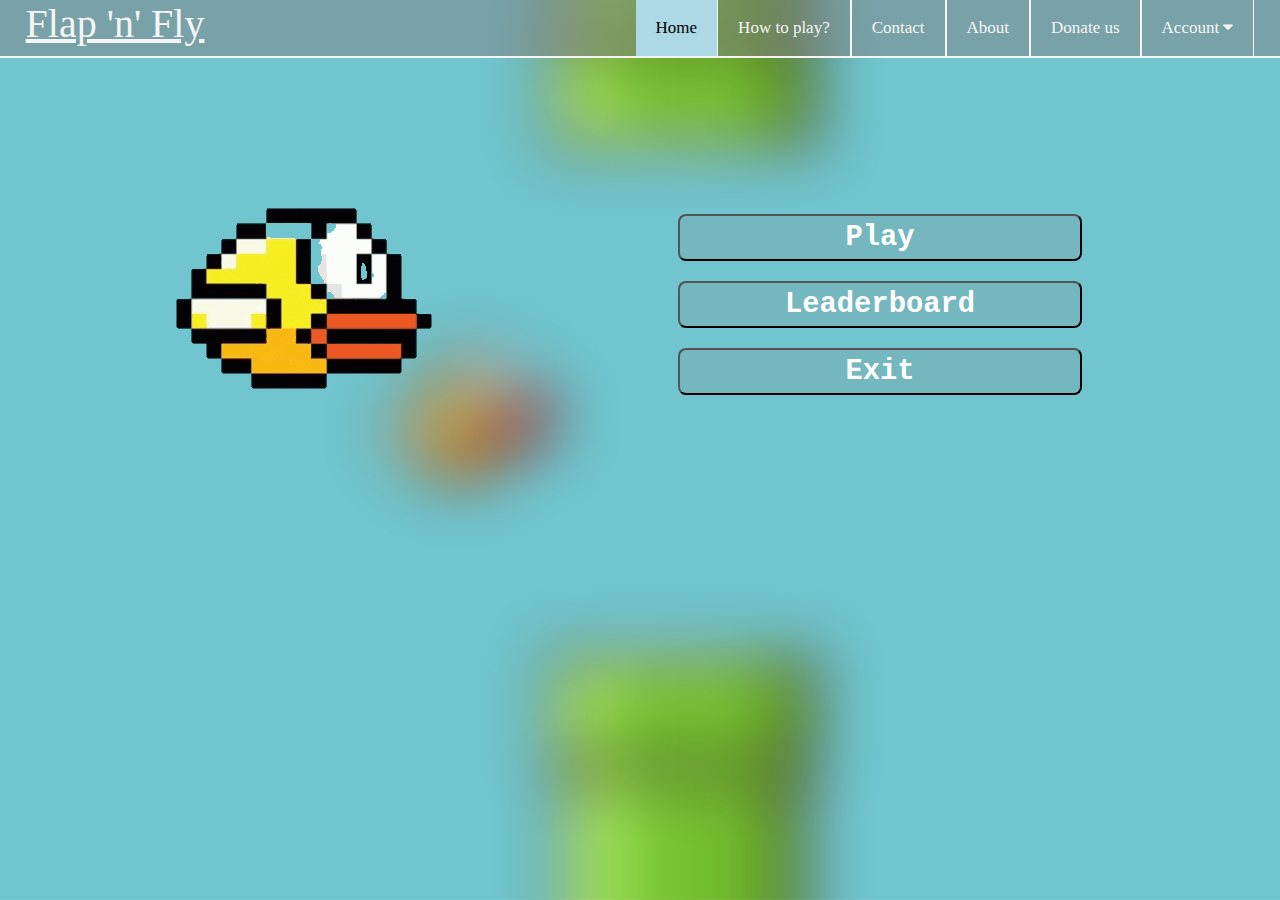
<file: index.html>
<!DOCTYPE html>
<html>
    <head>
        <title>Flap 'n' Fly | Home</title>
        <meta charset="UTF-8">
        <meta name="description" content="Scaled Down Flappy Bird">
        <meta name="author" content="Anmol, Agrim, Aman, Archit">
        <meta name="viewport" content="width=device-width, initial-scale=1.0">
        <link rel="icon" href="assets/images/favicon.ico">
        <link rel="stylesheet" href="assets/css/navbar.css">
        <link rel="stylesheet" href="assets/css/scrollbar.css">
        <link rel="stylesheet" href="assets/css/modal.css">
        <link rel="stylesheet" href="assets/css/index.css">
        <link rel="stylesheet" href="https://cdnjs.cloudflare.com/ajax/libs/font-awesome/4.7.0/css/font-awesome.min.css">
    </head>

    <body>
        <div class="container">
            <div class="section">
                <div class="page01" id="home">
                    <div class="navCont">
                        <div class="topNav">
                            <a href="index.html" id="textLogo">Flap 'n' Fly</a>
                            <div class="topnavBtns" id="copyfromdiv">
                                <a href="index.html" class="active">Home</a>
                                <a href="#htp">How to play?</a>
                                <a href="contact.html">Contact</a>
                                <a href="about.html">About</a>
                                <a href="donation.html">Donate us</a>
                                <div class="dropdown">
                                    <button class="dropbtn">Account 
                                      <i class="fa fa-caret-down"></i>
                                    </button>
                                    <div class="dropdown-content">
                                      <a href="login.html">Login</a>
                                      <a href="signup.html">New here?</a>
                                    </div>
                                </div>
                            </div>
                            <div class="dropdown resdrop">
                                <button class="dropbtn">
                                    <i class="fa fa-bars"></i>
                                </button>
                                <div class="dropdown-content" id="pasteherediv">
                                </div>
                            </div>
                        </div>
                    </div>
                    <div class="pageContent">
                        <div class="logo">
                            <img id="homegif" src="assets/images/flappy.gif">
                        </div>

                        <div class="btns">
                            <button id="openModal">Play</button>
                            <button onclick="window.location.href='leaderboard.html';">Leaderboard</button>
                            <button onclick="erralt()">Exit</button>
                        </div>

                        <div id="modal" class="modal">
                            <div class="modal-content">
                                <div class="closeDiv">
                                    <span class="close">&times;</span>
                                </div>
                                <div class="modalHolder">
                                    <div class="logtocont">
                                        <h1>Login & Get identity!</h1>
                                    
                                        <div class="loginForm">
                                            <label for="uname">Username</label>
                                            <input type="text" id="uname" name="uname" placeholder="Enter your Username" required>
                        
                                            <label for="pass">Password</label>
                                            <input type="password" id="pass" name="pass" placeholder="Enter your Password" required>
                                            
                                            <button onclick="window.location.href='play.html';">Continue</button>
                                        </div>
                                    </div>
                                    <div class="orDiv">
                                        <div class="or">
                                            <h1>OR</h1>
                                        </div>
                                    </div>
                                    <div class="anonplayDiv" onclick="location.href='play.html';">
                                        <div class="anonplay">
                                            <h1><i class="fa fa-user-secret"></i> Play Now<br><small style="font-size: 30%;">(ANONYMOUSLY)</small></h1>
                                        </div>
                                    </div>
                                </div>
                            </div>
                        </div>
                    </div>
                </div>
            </div>

            <div class="section">
                <div class="page02" id="htp">
                    <h1 class="yetanother">Flap 'n' Fly - Yet another Flappy Bird Game.</h1>
                    <div class="howtoplay">
                        <div class="exphtp">
                            <h2 class="htptext">How to Play?</h2>
                            <ul>
                                <li>
                                    <b>Start the game.</b> Tap the Play Button on <a href="#home">Homepage</a> to start. 
                                    Tap the screen again to allow your bird to fly and to start the game.
                                </li>
                                <li>
                                    <b>Stay in the middle of screen until the first set of pipes appears.</b> 
                                    Measure your tap heights to go between the two pipes.
                                    The faster you tap, the higher you go. Each tap represents a wing flap and higher flight. 
                                    Once you stop, you drop towards the ground.
                                </li>
                                <li>
                                    <b>Stay in the middle of the pipes.</b> This is the main objective of the game. 
                                    If you hit a pipe or the ground, the game ends.
                                </li>
                                <li>
                                    <b>Find your rhythm for higher and lower pipes.</b> 
                                    This is important when you need to go higher or drop, or else you will hit a pipe.
                                </li>
                                <li>
                                    <b>Try not to go high.</b> You can still bump into a pipe.
                                </li>
                            </ul>
                        </div>
                        <div class="wasd">
                            <img id="wasdimg" src="assets/images/wasd.png">
                        </div>
                    </div>
                </div>
            </div>
        </div>
    </body>
    <script src="assets/js/main.js"></script>
    <script src="assets/js/modal.js"></script>
</html>
</file>
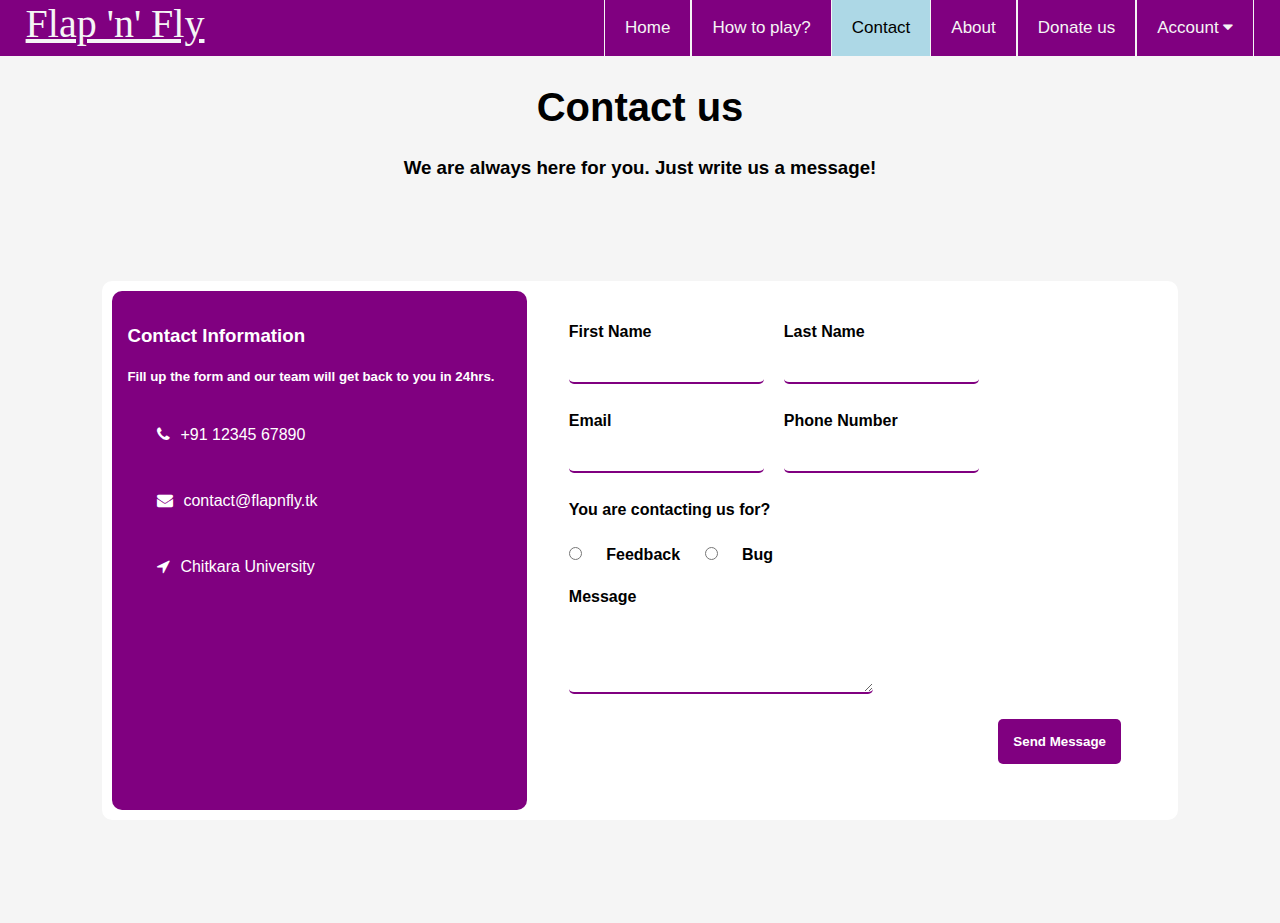
<file: contact.html>
<!DOCTYPE html>
<html>
    <head>
        <title>Flap 'n' Fly | Contact</title>
        <meta name="description" content="Scaled Down Flappy Bird">
        <meta name="author" content="Anmol, Agrim, Aman, Archit">
        <meta name="viewport" content="width=device-width, initial-scale=1.0">
        <link rel="icon" href="assets/images/favicon.ico">
        <link rel="stylesheet" href="assets/css/navbar.css">
        <link rel="stylesheet" href="assets/css/scrollbar.css">
        <link rel="stylesheet" href="assets/css/contact.css">
        <link rel="stylesheet" href="https://cdnjs.cloudflare.com/ajax/libs/font-awesome/4.7.0/css/font-awesome.min.css">
    </head>

    <body>
        <div class="navCont">
            <div class="topNav">
                <a href="index.html" id="textLogo">Flap 'n' Fly</a>
                <div class="topnavBtns" id="copyfromdiv">
                    <a href="index.html">Home</a>
                    <a href="index.html#htp">How to play?</a>
                    <a href="contact.html" class="active">Contact</a>
                    <a href="about.html">About</a>
                    <a href="donation.html">Donate us</a>
                    <div class="dropdown">
                        <button class="dropbtn">Account 
                          <i class="fa fa-caret-down"></i>
                        </button>
                        <div class="dropdown-content">
                          <a href="login.html">Login</a>
                          <a href="signup.html">New here?</a>
                        </div>
                    </div>
                </div>
                <div class="dropdown resdrop">
                    <button class="dropbtn">
                        <i class="fa fa-bars"></i>
                    </button>
                    <div class="dropdown-content" id="pasteherediv">
                    </div>
                </div>
            </div>
        </div>

        <div class="contactus">
            <h1>Contact us</h1>
            <h3>We are always here for you. Just write us a message!</h3>
        </div>

        <div class="divHolder">
            <div class="details">
                <div class="contactinfotext">
                    <h3>Contact Information</h3>
                    <h5>Fill up the form and our team will get back to you in 24hrs.</h5>
                </div>
                <div class="contactinfo">
                    <a><i class="fa fa-phone"></i>+91 12345 67890</a>
                    <a><i class="fa fa-envelope"></i>contact@flapnfly.tk</a>
                    <a><i class="fa fa-location-arrow"></i>Chitkara University</a>
                </div>
            </div>
            
            <div class="contactform">
                <form>
                    <div class="left">
                        <label for="fname">First Name</label>
                        <input type="text" id="fname" name="fname" required>
                    </div>
                    <div class="left">
                        <label for="lname">Last Name</label>
                        <input type="text" id="lname" name="lname">
                    </div>

                    <div class="clear">&nbsp;</div>

                    <div class="left">
                        <label for="email">Email</label>
                        <input type="email" id="email" name="email" required>
                    </div>
                    <div class="left">
                        <label for="pnumber">Phone Number</label>
                        <input type="tel" id="pnumber" name="pnumber">
                    </div>

                    <div class="clear">&nbsp;</div>

                    <div class="whycontact">
                        <label for="why">You are contacting us for?</label>
                        
                        <div class="clear">&nbsp;</div>

                        <input type="radio" id="feedback" name="why" value="feedback">
                        <label for="feedback">Feedback</label>

                        <input type="radio" id="bug" name="why" value="bug">
                        <label for="bug">Bug</label>
                    </div>

                    <div class="clear">&nbsp;</div>

                    <div class="message">
                        <label for="message">Message</label>
                        <textarea id="message" name="message" rows="4" cols="50"></textarea>
                    </div>
                    <div class="sendbtn">
                        <button type="submit" onclick="confAlert()">Send Message</button>
                    </div>
                </form>
            </div>
        </div>
    </body>
    <script src="assets/js/main.js"></script>
</html>
</file>
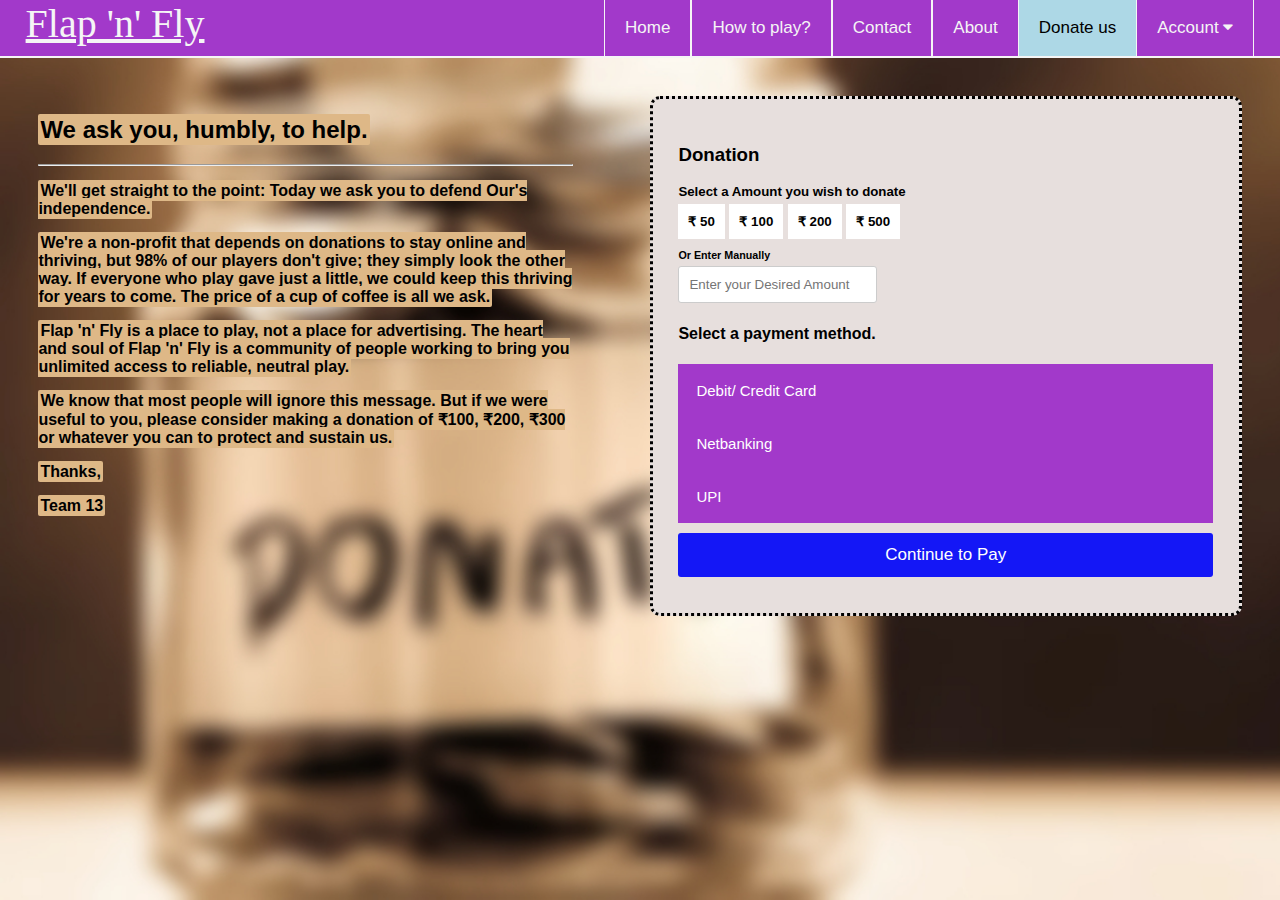
<file: donation.html>
<!DOCTYPE html>
<html>
    <head>
        <title>Flap 'n' Fly | Donation</title>
        <meta charset="UTF-8">
        <meta name="description" content="Scaled Down Flappy Bird">
        <meta name="author" content="Anmol, Agrim, Aman, Archit">
        <meta name="viewport" content="width=device-width, initial-scale=1.0">
        <link rel="icon" href="assets/images/favicon.ico">
        <link rel="stylesheet" href="assets/css/navbar.css">
        <link rel="stylesheet" href="assets/css/scrollbar.css">
        <link rel="stylesheet" href="assets/css/donation.css">
        <link rel="stylesheet" href="https://cdnjs.cloudflare.com/ajax/libs/font-awesome/4.7.0/css/font-awesome.min.css">
    </head>

    <body>
        <div class="navCont">
            <div class="topNav">
                <a href="index.html" id="textLogo">Flap 'n' Fly</a>
                <div class="topnavBtns" id="copyfromdiv">
                    <a href="index.html">Home</a>
                    <a href="index.html#htp">How to play?</a>
                    <a href="contact.html">Contact</a>
                    <a href="about.html">About</a>
                    <a href="donation.html" class="active">Donate us</a>
                    <div class="dropdown">
                        <button class="dropbtn">Account 
                          <i class="fa fa-caret-down"></i>
                        </button>
                        <div class="dropdown-content">
                          <a href="login.html">Login</a>
                          <a href="signup.html">New here?</a>
                        </div>
                    </div>
                </div>
                <div class="dropdown resdrop">
                    <button class="dropbtn">
                        <i class="fa fa-bars"></i>
                    </button>
                    <div class="dropdown-content" id="pasteherediv">
                    </div>
                </div>
            </div>
        </div>

        <div class="pageContent">
            <div class="gratitude">
                <h2><span>We ask you, humbly, to help.</span></h2>
                <hr>
                <p><span>We'll get straight to the point: Today we ask you to defend Our's independence.</span></p>
                <p><span>We're a non-profit that depends on donations to stay online and thriving, but 98% of our players don't give; they simply look the other way. If everyone who play gave just a little, we could keep this thriving for years to come. The price of a cup of coffee is all we ask.</span></p>
                <p><span>Flap 'n' Fly is a place to play, not a place for advertising. The heart and soul of Flap 'n' Fly is a community of people working to bring you unlimited access to reliable, neutral play.</span></p>
                <p><span>We know that most people will ignore this message. But if we were useful to you, please consider making a donation of ₹100, ₹200, ₹300 or whatever you can to protect and sustain us.</span></p>
                <p><span>Thanks,</span></p>
                <p><b><span>Team 13</span></b></p>
            </div>

            <div class="donate">
                <h3>Donation</h3>
                <div class="payment">
                    <div class="donateAmt">
                        <h5>Select a Amount you wish to donate</h5>
                        <button id="50" onclick="donationAlert(this.id)">&#8377; 50</button>
                        <button id="100" onclick="donationAlert(this.id)">&#8377; 100</button>
                        <button id="200" onclick="donationAlert(this.id)">&#8377; 200</button>
                        <button id="500" onclick="donationAlert(this.id)">&#8377; 500</button>
                        <h6>Or Enter Manually</h6>
                        <input type="text" placeholder="Enter your Desired Amount">
                    </div>

                    <h4>Select a payment method.</h4>
                    <button class="collapsible">Debit/ Credit Card</button>
                    <div class="content">
                        <div class="icon-container">
                            <i class="fa fa-cc-visa" style="color:navy;"></i>
                            <i class="fa fa-cc-amex" style="color:blue;"></i>
                            <i class="fa fa-cc-mastercard" style="color:red;"></i>
                            <i class="fa fa-cc-discover" style="color:orange;"></i>
                        </div>
                        <form id="cardform">
                            <label for="cname">Name on Card</label>
                            <input type="text" name="cname" id="cname" placeholder="Leonardo DiCaprio">
                            <label for="cnumber">Card Number</label>
                            <input type="text" name="cnumber" id="cnumber" placeholder="1111-2222-3333-4444">
                            <label for="expdate">Valid Thru</label>
                            <input type="text" name="expdate" id="expdate" placeholder="01/2025">
                            <label for="cvv">CVV</label>
                            <input type="text" name="cvv" id="cvv" placeholder="335">
                        </form>
                        <h6>Note: We don't save any of your card details on our server.</h6>
                    </div>

                    <button class="collapsible">Netbanking</button>
                    <div class="content">
                        <form class="nbanking">
                            <label for="nbanking">Choose your bank:</label>
                            <select id="nbanking" name="nbanking">
                                <option selected disabled>---Select---</option>
                                <option value="hdfc">HDFC Bank</option>
                                <option value="axis">Axis Bank</option>
                                <option value="icici">ICICI Bank</option>
                                <option value="sbi">State Bank of India</option>
                            </select>
                        </form>
                        <h6>Note: You will be redirected to your Bank's Netbanking Page.</h6>
                    </div>

                    <button class="collapsible">UPI</button>
                    <div class="content">
                        <form class="upiid">
                            <label for="upiid">Enter your UPI ID.</label>
                            <input type="text" id="upiid" placeholder="abcdefu@upi">
                        </form>
                        <h6>Note: We'll send a UPI request to your UPI ID.</h6>
                    </div>
                    <button class="continuepay" onclick="payAlert()">Continue to Pay</button>
                </div>
            </div>
        </div>
    </body>
    <script src="assets/js/main.js"></script>
</html>
</file>
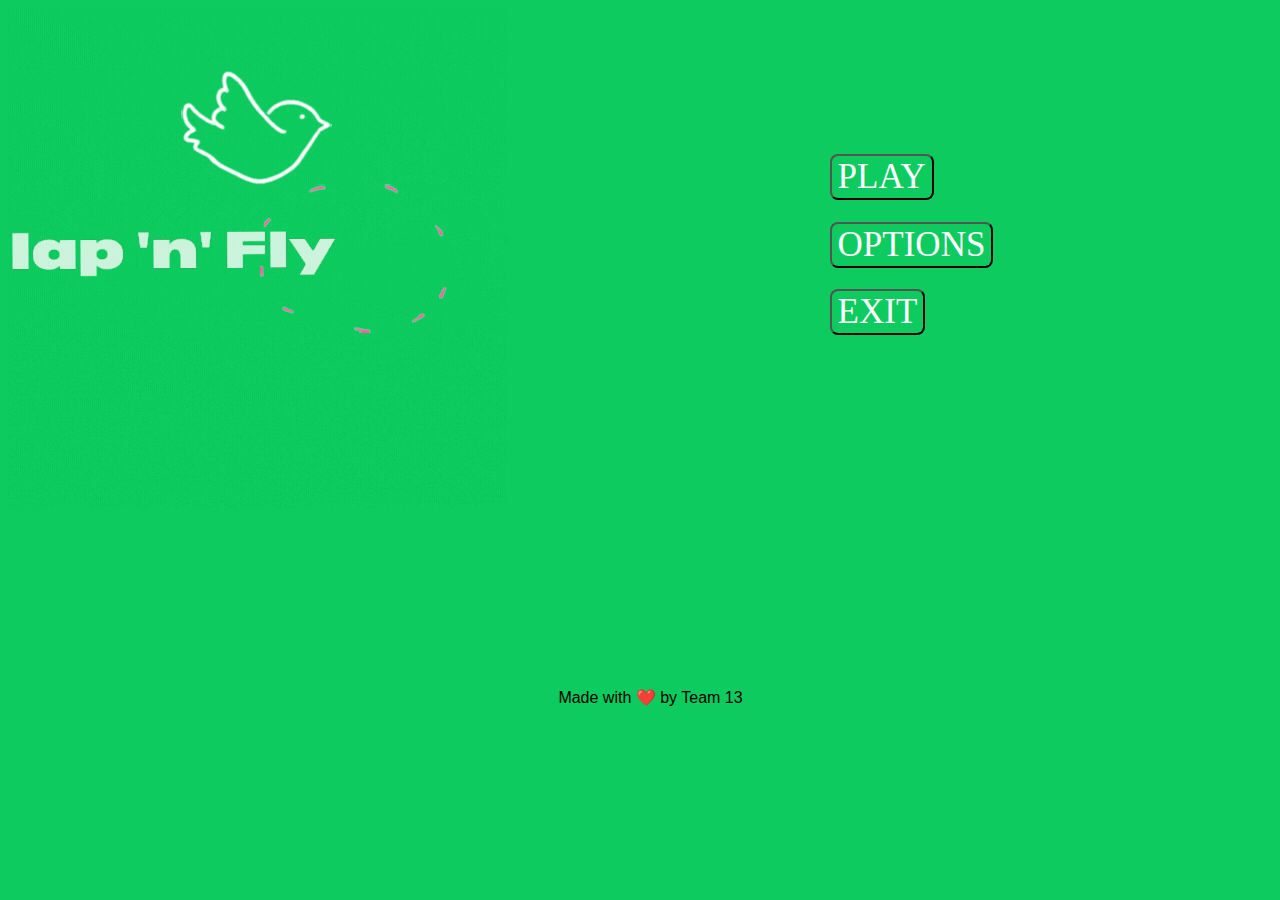
<file: home.html>
<!DOCTYPE html>
<html>
    <head>
        <title>Flap 'n' Fly | Home</title>
        <meta charset="UTF-8">
        <meta name="description" content="Scaled Down Flappy Bird">
        <meta name="author" content="Anmol, Agrim, Aman, Archit">
        <meta name="viewport" content="width=device-width, initial-scale=1.0">
        <link rel="stylesheet" href="assets/css/home.css">
    </head>

    <body>
        <div class="logo">
            <img src="assets/images/home logo.gif">
        </div>

        <div class="playbtn">
            <h1><button onclick="window.location.href='404.html';">PLAY</button></h1>
        </div>

        <div class="optionsbtn">
            <h1><button onclick="window.location.href='404.html';">OPTIONS</button></h1>
        </div>

        <div class="exitbtn">
            <h1><button onclick="exitnow()">EXIT</button></h1>
            <!-- JS Alert/ Script to be Removed later -->
            <script>
                function exitnow() {
                  alert("Well! This doesn't work right now. Exit Manually.");
                }
                </script>
        </div>

        <footer>
            <p>Made with ❤️ by Team 13</p>
        </footer>
    </body>
</html>
</file>
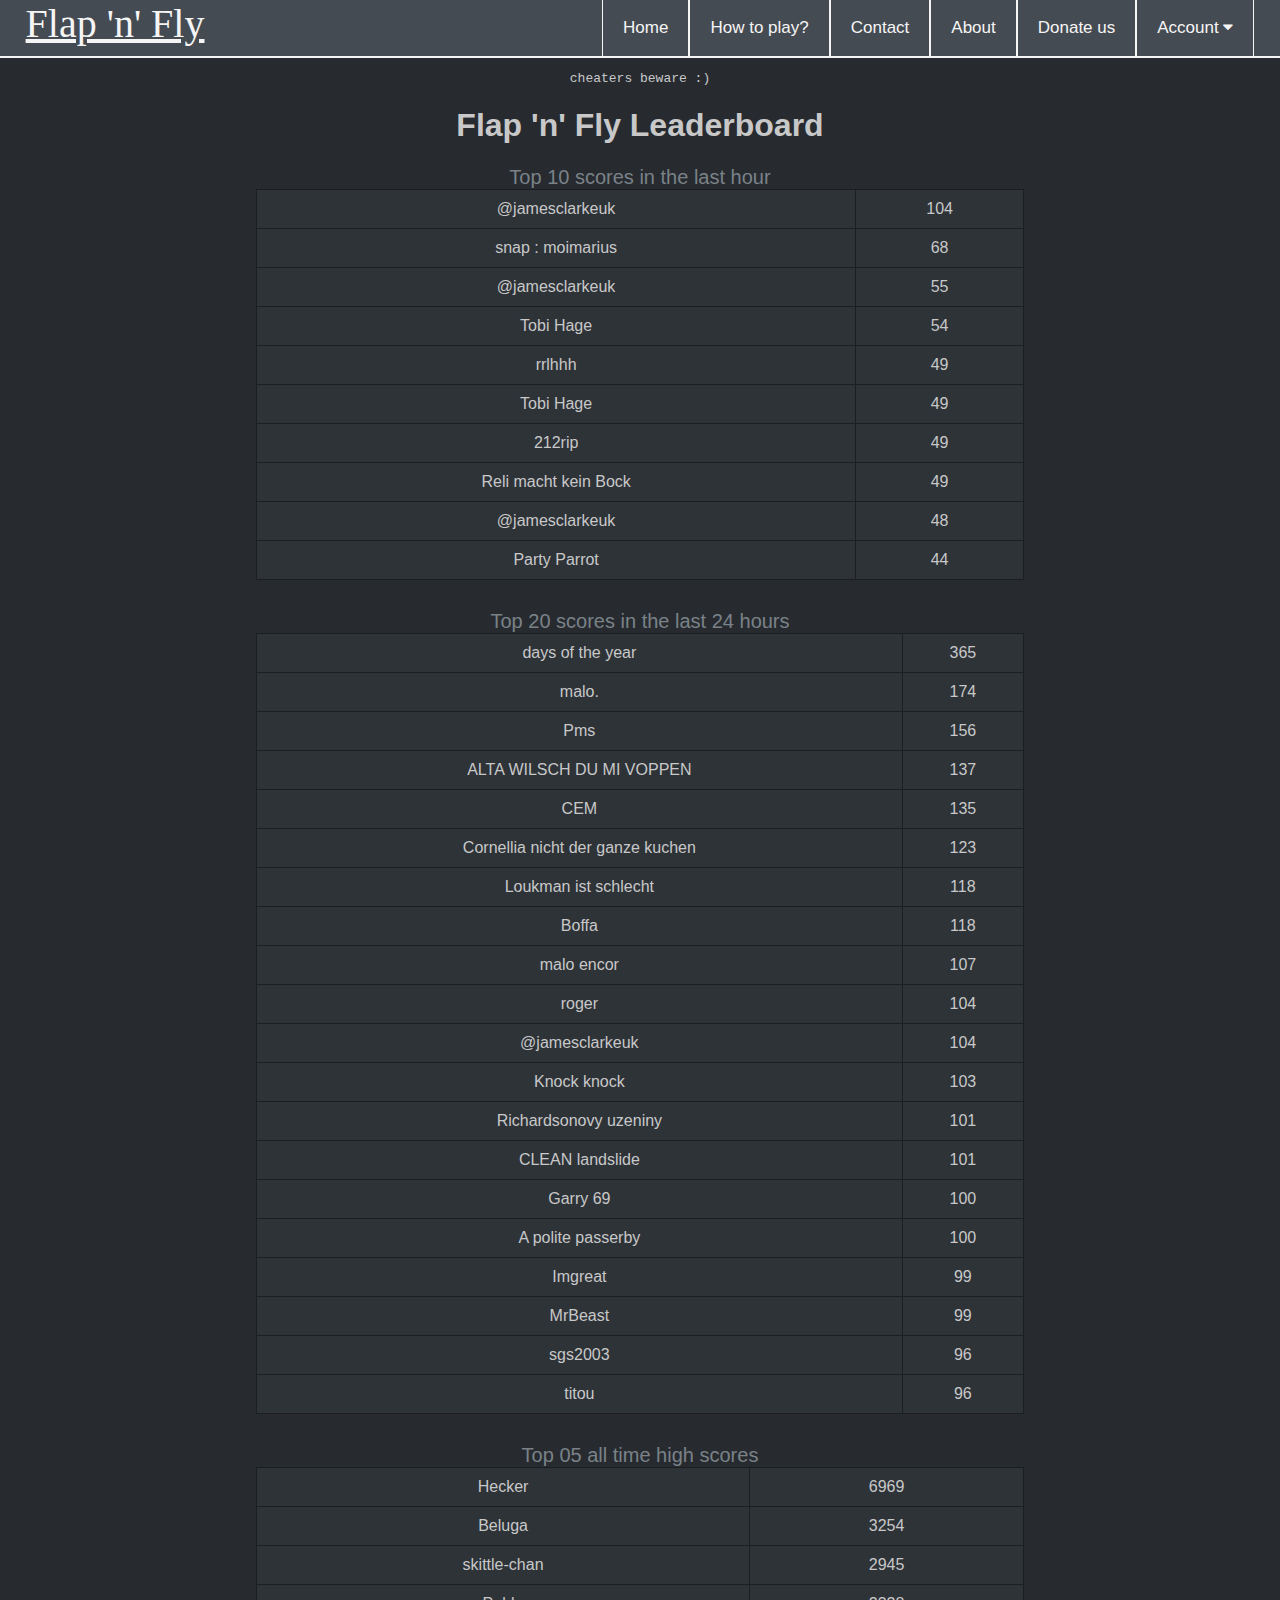
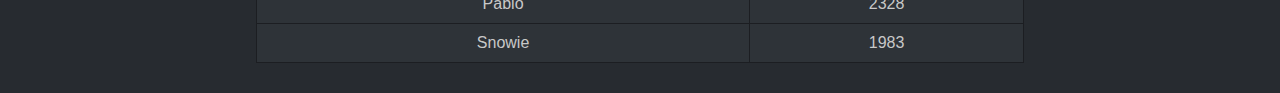
<file: leaderboard.html>
<!DOCTYPE html>
<html>
    <head>
        <title>Flap 'n' Fly | Leaderboard</title>
        <meta charset="UTF-8">
        <meta name="description" content="Scaled Down Flappy Bird">
        <meta name="author" content="Anmol, Agrim, Aman, Archit">
        <meta name="viewport" content="width=device-width, initial-scale=1.0">
        <link rel="icon" href="assets/images/favicon.ico">
        <link rel="stylesheet" href="assets/css/navbar.css">
        <link rel="stylesheet" href="assets/css/scrollbar.css">
        <link rel="stylesheet" href="assets/css/leaderboard.css">
        <link rel="stylesheet" href="https://cdnjs.cloudflare.com/ajax/libs/font-awesome/4.7.0/css/font-awesome.min.css">
    </head>

    <body>
        <div class="navCont">
            <div class="topNav">
                <a href="index.html" id="textLogo">Flap 'n' Fly</a>
                <div class="topnavBtns" id="copyfromdiv">
                    <a href="index.html">Home</a>
                    <a href="index.html#htp">How to play?</a>
                    <a href="contact.html">Contact</a>
                    <a href="about.html">About</a>
                    <a href="donation.html">Donate us</a>
                    <div class="dropdown">
                        <button class="dropbtn">Account 
                          <i class="fa fa-caret-down"></i>
                        </button>
                        <div class="dropdown-content">
                          <a href="login.html">Login</a>
                          <a href="signup.html">New here?</a>
                        </div>
                    </div>
                </div>
                <div class="dropdown resdrop">
                    <button class="dropbtn">
                        <i class="fa fa-bars"></i>
                    </button>
                    <div class="dropdown-content" id="pasteherediv">
                    </div>
                </div>
            </div>
        </div>

        <div class="pageContent">
            <div class="cheaterswarn">
                <p>cheaters beware :)</p>
            </div>

            <div class="heading">
                <h1>Flap 'n' Fly Leaderboard</h1>
            </div>

            <div class="tablesDiv">
                <table class="hour">
                    <caption>Top 10 scores in the last hour</caption>
                    <tr>
                        <td>@jamesclarkeuk</td>
                        <td>104</td>
                    </tr>
                    <tr>
                        <td>snap : moimarius</td>
                        <td>68</td>
                    </tr>
                    <tr>
                        <td>@jamesclarkeuk</td>
                        <td>55</td>
                    </tr>
                    <tr>
                        <td>Tobi Hage</td>
                        <td>54</td>
                    </tr>
                    <tr>
                        <td>rrlhhh</td>
                        <td>49</td>
                    </tr>
                    <tr>
                        <td>Tobi Hage</td>
                        <td>49</td>
                    </tr>
                    <tr>
                        <td>212rip</td>
                        <td>49</td>
                    </tr>
                    <tr>
                        <td>Reli macht kein Bock</td>
                        <td>49</td>
                    </tr>
                    <tr>
                        <td>@jamesclarkeuk</td>
                        <td>48</td>
                    </tr>
                    <tr>
                        <td>Party Parrot</td>
                        <td>44</td>
                    </tr>
                </table>

                <table class="day">
                    <caption>Top 20 scores in the last 24 hours</caption>
                    <tr>
                        <td>days of the year</td>
                        <td>365</td>
                    </tr>
                    <tr>
                        <td>malo.</td>
                        <td>174</td>
                    </tr>
                    <tr>
                        <td>Pms</td>
                        <td>156</td>
                    </tr>
                    <tr>
                        <td>ALTA WILSCH DU MI VOPPEN</td>
                        <td>137</td>
                    </tr>
                    <tr>
                        <td>CEM</td>
                        <td>135</td>
                    </tr>
                    <tr>
                        <td>Cornellia nicht der ganze kuchen</td>
                        <td>123</td>
                    </tr>
                    <tr>
                        <td>Loukman ist schlecht</td>
                        <td>118</td>
                    </tr>
                    <tr>
                        <td>Boffa</td>
                        <td>118</td>
                    </tr>
                    <tr>
                        <td>malo encor</td>
                        <td>107</td>
                    </tr>
                    <tr>
                        <td>roger</td>
                        <td>104</td>
                    </tr>
                    <tr>
                        <td>@jamesclarkeuk</td>
                        <td>104</td>
                    </tr>
                    <tr>
                        <td>Knock knock</td>
                        <td>103</td>
                    </tr>
                    <tr>
                        <td>Richardsonovy uzeniny</td>
                        <td>101</td>
                    </tr>
                    <tr>
                        <td>CLEAN landslide</td>
                        <td>101</td>
                    </tr>
                    <tr>
                        <td>Garry 69</td>
                        <td>100</td>
                    </tr>
                    <tr>
                        <td>A polite passerby</td>
                        <td>100</td>
                    </tr>
                    <tr>
                        <td>Imgreat</td>
                        <td>99</td>
                    </tr>
                    <tr>
                        <td>MrBeast</td>
                        <td>99</td>
                    </tr>
                    <tr>
                        <td>sgs2003</td>
                        <td>96</td>
                    </tr>
                    <tr>
                        <td>titou</td>
                        <td>96</td>
                    </tr>
                </table>

                <table class="alltime">
                    <caption>Top 05 all time high scores</caption>
                    <tr>
                        <td>Hecker</td>
                        <td>6969</td>
                    </tr>
                    <tr>
                        <td>Beluga</td>
                        <td>3254</td>
                    </tr>
                    <tr>
                        <td>skittle-chan</td>
                        <td>2945</td>
                    </tr>
                    <tr>
                        <td>Pablo</td>
                        <td>2328</td>
                    </tr>
                    <tr>
                        <td>Snowie</td>
                        <td>1983</td>
                    </tr>
                </table>
            </div>
        </div>
    </body>
    <script src="assets/js/main.js"></script>
</html>
</file>
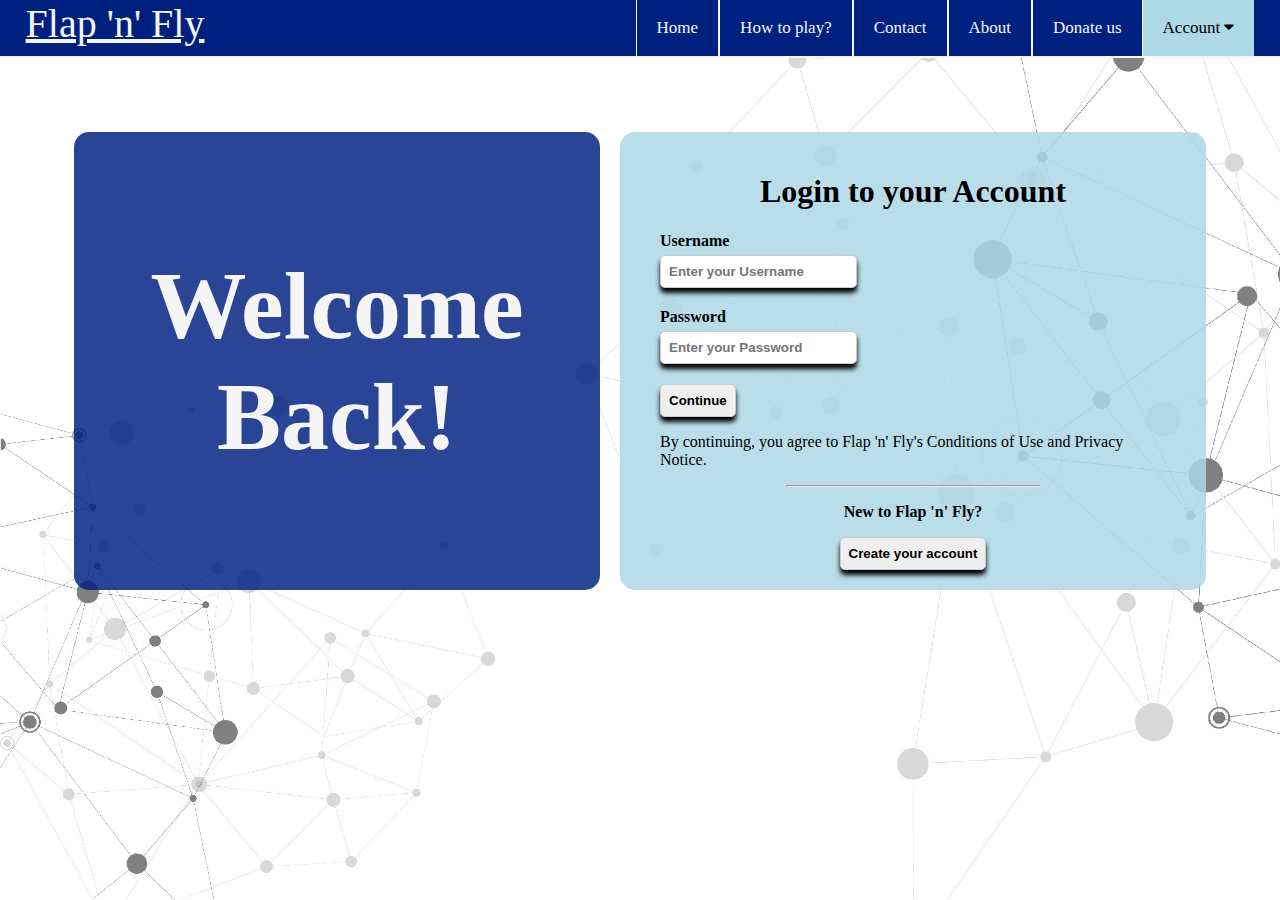
<file: login.html>
<!DOCTYPE html>
<html>
    <head>
        <title>Flap 'n' Fly | Login</title>
        <meta name="description" content="Scaled Down Flappy Bird">
        <meta name="author" content="Anmol, Agrim, Aman, Archit">
        <meta name="viewport" content="width=device-width, initial-scale=1.0">
        <link rel="icon" href="assets/images/favicon.ico">
        <link rel="stylesheet" href="assets/css/navbar.css">
        <link rel="stylesheet" href="assets/css/scrollbar.css">
        <link rel="stylesheet" href="assets/css/login.css">
        <link rel="stylesheet" href="https://cdnjs.cloudflare.com/ajax/libs/font-awesome/4.7.0/css/font-awesome.min.css">
    </head>

    <body>
        <div class="navCont">
            <div class="topNav">
                <a href="index.html" id="textLogo">Flap 'n' Fly</a>
                <div class="topnavBtns" id="copyfromdiv">
                    <a href="index.html">Home</a>
                    <a href="index.html#htp">How to play?</a>
                    <a href="contact.html">Contact</a>
                    <a href="about.html">About</a>
                    <a href="donation.html">Donate us</a>
                    <div class="dropdown">
                        <button class="dropbtn active">Account 
                          <i class="fa fa-caret-down"></i>
                        </button>
                        <div class="dropdown-content">
                          <a href="login.html" class="active">Login</a>
                          <a href="signup.html">New here?</a>
                        </div>
                    </div>
                </div>
                <div class="dropdown resdrop">
                    <button class="dropbtn">
                        <i class="fa fa-bars"></i>
                    </button>
                    <div class="dropdown-content" id="pasteherediv">
                    </div>
                </div>
            </div>
        </div>

        <div class="divHolder">
            <div class="captionDiv">
                <div class="caption">
                    <h1>Welcome Back!</h1>
                </div>
            </div>

            <div class="loginDiv">
                <div class="loginText">
                    <h1>Login to your Account</h1>
                </div>
                <div class="loginForm">
                    <label for="uname">Username</label>
                    <input type="text" id="uname" name="uname" placeholder="Enter your Username" required>

                    <label for="pass">Password</label>
                    <input type="password" id="pass" name="pass" placeholder="Enter your Password" required>
                    
                    <button onclick="window.location.href='index.html';">Continue</button>
                    <p>By continuing, you agree to Flap 'n' Fly's Conditions of Use and Privacy Notice.</p>
                </div>
                <hr>
                <div class="signup">
                    <p><b>New to Flap 'n' Fly?</b></p>
                    <button button onclick="window.location.href='signup.html';">Create your account</button>
                </div>
            </div>
        </div>
    </body>
    <script src="assets/js/main.js"></script>
</html>
</file>
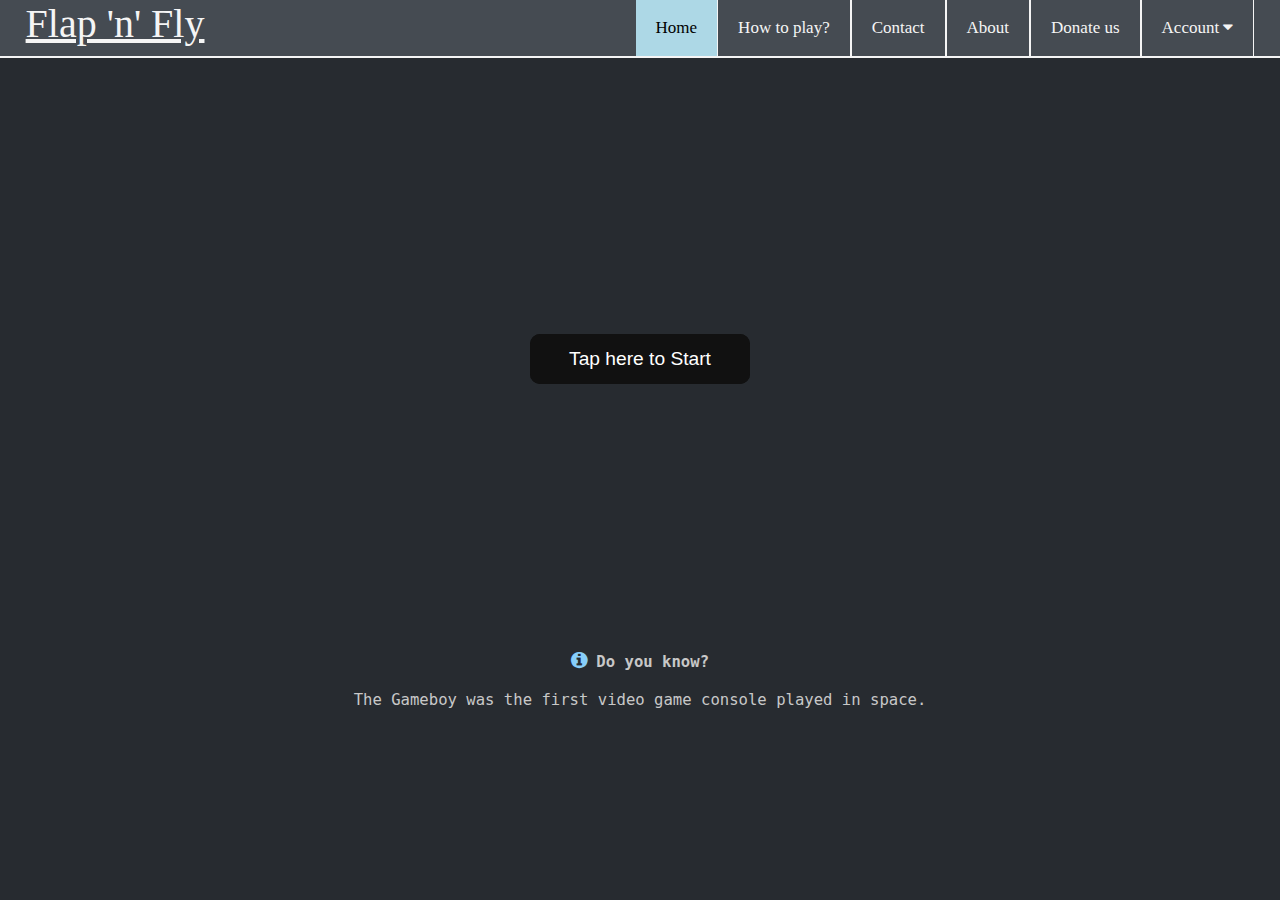
<file: play.html>
<!DOCTYPE html>
<html>
    <head>
        <title>Flap 'n' Fly | Play</title>
        <meta charset="UTF-8">
        <meta name="description" content="Scaled Down Flappy Bird">
        <meta name="author" content="Anmol, Agrim, Aman, Archit">
        <meta name="viewport" content="width=device-width, initial-scale=1.0">
        <link rel="icon" href="assets/images/favicon.ico">
        <link rel="stylesheet" href="assets/css/navbar.css">
        <link rel="stylesheet" href="assets/css/scrollbar.css">
        <link rel="stylesheet" href="assets/css/play.css">
        <link rel="stylesheet" href="https://cdnjs.cloudflare.com/ajax/libs/font-awesome/4.7.0/css/font-awesome.min.css">
    </head>

    <body>
        <div class="navCont">
            <div class="topNav">
                <a href="index.html" id="textLogo">Flap 'n' Fly</a>
                <div class="topnavBtns" id="copyfromdiv">
                    <a href="index.html" class="active">Home</a>
                    <a href="index.html#htp">How to play?</a>
                    <a href="contact.html">Contact</a>
                    <a href="about.html">About</a>
                    <a href="donation.html">Donate us</a>
                    <div class="dropdown">
                        <button class="dropbtn">Account 
                          <i class="fa fa-caret-down"></i>
                        </button>
                        <div class="dropdown-content">
                          <a href="login.html">Login</a>
                          <a href="signup.html">New here?</a>
                        </div>
                    </div>
                </div>
                <div class="dropdown resdrop">
                    <button class="dropbtn">
                        <i class="fa fa-bars"></i>
                    </button>
                    <div class="dropdown-content" id="pasteherediv">
                    </div>
                </div>
            </div>
        </div>

        <div class="gameArea" id="gameArea"></div>

        <div id="hint" style="display: none;">
            <p><i class="fa fa-info-circle" style="color: lightskyblue;"></i> Use SPACEBAR to keep the bird flying</p>
        </div>

        <div id="startbtn" class="startbtn">
            <button class="glowbtn" onclick="startGame(), hideStart(), showHint(), hideRF()">Tap here to Start</button>
        </div>

        <div id="restartbtn" class="restartbtn">
            <p>oops! Looks like you died</p>
            <button class="glowbtn" onclick="restartGame(), hideRestart(), showHint()">Restart from Here</button>
        </div>

        <div class="randomDiv" id="rfDiv">
            <h4><i class="fa fa-info-circle" style="color: lightskyblue;"></i> Do you know?</h4>
            <div class="randomFacts">
                <div id="rfdiv1">The Gameboy was the first video game console played in space.</div>
                <div id="rfdiv2">Monster Hunter 3 Ultimate is the longest-running game ever.</div>
                <div id="rfdiv3">Minecraft is the best-selling video game so far.</div>
                <div id="rfdiv4">Super Mario Land is darker than you thought.</div>
                <div id="rfdiv5">The biggest video game collection has a library of over 20,000 games.</div>
                <div id="rfdiv6">The PlayStation 2 is the best-selling gaming console of all time.</div>
                <div id="rfdiv7">The longest video game session lasted 138 hours and 34 seconds.</div>
                <div id="rfdiv8">A gamer completed Dark Souls using a Rock Band guitar.</div>
                <div id="rfdiv9">The first E sports tournament was held in the 70s.</div>
                <div id="rfdiv10">The youngest professional gamer was 11 years old.</div>
                <div id="rfdiv11">Pokemon Red and Green were the best-selling GameBoy games.</div>
                <div id="rfdiv12">The earliest RPG on a console was released in 1982.</div>
                <div id="rfdiv13">Grand Theft Auto was supposed to be a racing game.</div>
                <div id="rfdiv14">Minecraft's overworld has a surface area 9,258,235 times larger than the earth.</div>
                <div id="rfdiv15">People who play video games are more likely to be lucid dreamers than those who don't.</div>
                <div id="rfdiv16">There is a hiding spot in Pac-Man where you can be safe.</div>
                <div id="rfdiv17">A Japanese man married a video game character in 2009.</div>
                <div id="rfdiv18">The earliest “video” game was a shooting game.</div>
                <div id="rfdiv19">The Nintendo Switch is the only commercial hybrid console to date.</div>
                <div id="rfdiv20">End of Facts! Google it for more.</div>
            </div>
        </div>
    </body>
    <script src="https://ajax.googleapis.com/ajax/libs/jquery/3.2.1/jquery.min.js"></script>
    <script src="assets/js/main.js"></script>
    <script src="assets/js/game.js"></script>
</html>
</file>
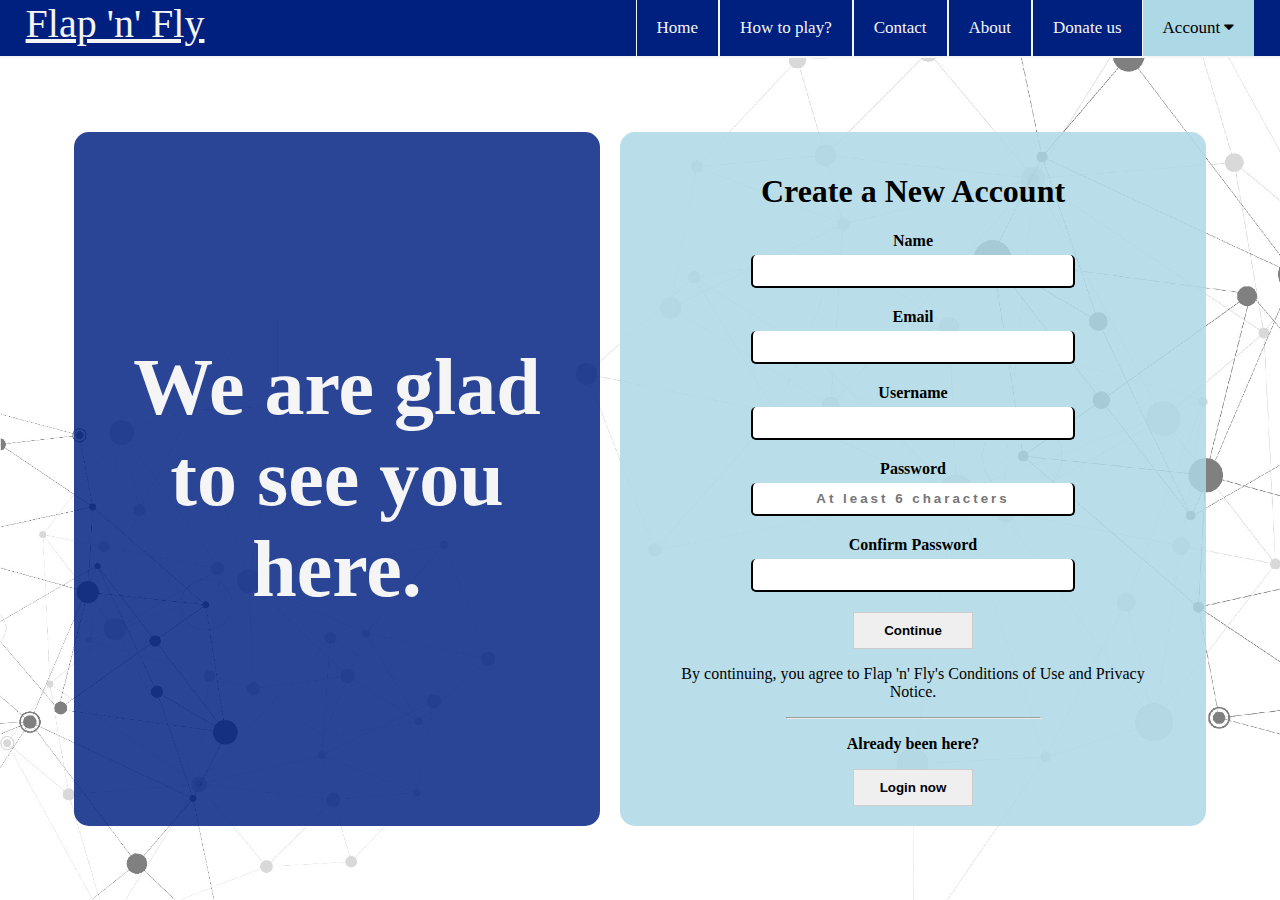
<file: signup.html>
<!DOCTYPE html>
<html>
    <head>
        <title>Flap 'n' Fly | Signup</title>
        <meta name="description" content="Scaled Down Flappy Bird">
        <meta name="author" content="Anmol, Agrim, Aman, Archit">
        <meta name="viewport" content="width=device-width, initial-scale=1.0">
        <link rel="icon" href="assets/images/favicon.ico">
        <link rel="stylesheet" href="assets/css/navbar.css">
        <link rel="stylesheet" href="assets/css/scrollbar.css">
        <link rel="stylesheet" href="assets/css/signup.css">
        <link rel="stylesheet" href="https://cdnjs.cloudflare.com/ajax/libs/font-awesome/4.7.0/css/font-awesome.min.css">
    </head>

    <body>
        <div class="navCont">
            <div class="topNav">
                <a href="index.html" id="textLogo">Flap 'n' Fly</a>
                <div class="topnavBtns" id="copyfromdiv">
                    <a href="index.html">Home</a>
                    <a href="index.html#htp">How to play?</a>
                    <a href="contact.html">Contact</a>
                    <a href="about.html">About</a>
                    <a href="donation.html">Donate us</a>
                    <div class="dropdown">
                        <button class="dropbtn active">Account 
                          <i class="fa fa-caret-down"></i>
                        </button>
                        <div class="dropdown-content">
                          <a href="login.html">Login</a>
                          <a href="signup.html" class="active">New here?</a>
                        </div>
                    </div>
                </div>
                <div class="dropdown resdrop">
                    <button class="dropbtn">
                        <i class="fa fa-bars"></i>
                    </button>
                    <div class="dropdown-content" id="pasteherediv">
                    </div>
                </div>
            </div>
        </div>

        <div class="divHolder">
            <div class="captionDiv">
                <div class="caption">
                    <h1>We are glad to see you here.</h1>
                </div>
            </div>

            <div class="signupDiv">
                <div class="signupText">
                    <h1>Create a New Account</h1>
                </div>
                <div class="signupform">
                    <form>
                        <label for="name">Name</label>
                        <input type="text" id="fname" name="fname" required>

                        <label for="email">Email</label>
                        <input type="email" id="email" name="email" required>

                        <label for="uname">Username</label>
                        <input type="text" id="uname" name="uname" required minlength="5" maxlength="10">

                        <label for="pass">Password</label>
                        <input type="password" id="pass" name="pass" placeholder="At least 6 characters" required>
                        <span id = "messageAlt" style="color:red"> </span>

                        <label for="cpass">Confirm Password</label>
                        <input type="password" id="cpass" name="pass" required>

                        <div class="contBtn">
                            <button type="submit" onclick="verifyPass()">Continue</button>
                            <p>By continuing, you agree to Flap 'n' Fly's Conditions of Use and Privacy Notice.</p>
                        </div>
                    </form>
                </div>
                <hr>
                <div class="login">
                    <p><b>Already been here?</b></p>
                    <button button onclick="window.location.href='login.html';">Login now</button>
                </div>
            </div>
        </div>
    </body>
    <script src="assets/js/main.js"></script>
</html>
</file>
<file: assets/css/navbar.css>
.navCont{
    background: rgba(128, 128, 128, 0.500);
    border-bottom: 2px solid whitesmoke;
}

.topNav{
    display: flex;
    justify-content: space-between;
    margin: 0% 2% 0% 2%;
}

#textLogo{
    color: whitesmoke;
    font-family: 'Brush Script MT';
    font-size: 250%;
}

.topnavBtns a, .resdrop a{
    float: left;
    color: whitesmoke;
    text-align: center;
    padding: 18px 20px;
    text-decoration: none;
    font-size: 17px;
    border-left: 1px solid;
    border-right: 1px solid;
}

.topnavBtns .active, .resdrop .active{
    background-color: lightblue;
    color: black;
    border: whitesmoke;
}

.topnavBtns a:hover, .resdrop a:hover{
    background-color: #ddd;
    color: black;
    border: whitesmoke;
}

.dropdown{
    float: left;
    overflow: hidden;
}

.dropbtn{
    font-size: 17px;  
    border: none;
    outline: none;
    color: whitesmoke;
    padding: 18px 20px;
    background-color: inherit;
    font-family: inherit;
    border-left: 1px solid;
    border-right: 1px solid;
}

.dropdown-content{
    display: none;
    position: absolute;
    background-color: rgba(128, 128, 128, 0.500);
    min-width: 130px;
    box-shadow: 0px 8px 16px 0px rgba(0,0,0,0.2);
    z-index: 1;
}
  
.dropdown-content a{
    float: none;
    padding: 18px 20px;
    text-decoration: none;
    display: block;
    text-align: left;
}
  
.dropdown-content a:hover{
    background-color: #ddd;
}
  
.dropdown:hover .dropdown-content{
    display: block;
}

.dropbtn:hover{
    background-color: #ddd;
    color: black;
    border: whitesmoke;
}

.resdrop{
    display: none;
    text-align: right;
    width: 35%;
}

@media (max-width: 800px){
    .resdrop{
        display: block;
        float: right;
    }

    .topnavBtns{
        display: none;
    }
}
</file>
<file: assets/css/scrollbar.css>
::-webkit-scrollbar{
    width: 10px;
}
  
::-webkit-scrollbar-track{
    display: none;
}
  
::-webkit-scrollbar-thumb{
    background: rgb(128, 128, 128);
}
  
::-webkit-scrollbar-thumb:hover{
    background: rgb(110, 110, 110);
}
</file>
<file: assets/css/modal.css>
/* The Modal (background) */
.modal{
    display: none; /* Hidden by default */
    position: fixed; /* Stay in place */
    z-index: 1; /* Sit on top */
    padding-top: 100px; /* Location of the box */
    left: 0;
    top: 0;
    width: 100%; /* Full width */
    height: 100%; /* Full height */
    overflow: auto; /* Enable scroll if needed */
    background-color: rgb(0,0,0); /* Fallback color */
    background-color: rgba(0,0,0,0.7); /* Black w/ opacity */
}
  
  /* Modal Content */
.modal-content{
    background-image: url("../images/modal_bg.png");
    background-color: #fefefe;
    margin: auto;
    padding: 20px;
    border: 1px solid #888;
    border-radius: 10px;
    width: 80%;
}
  
/* The Close Button */
.close{
    color: #aaaaaa;
    float: right;
    font-size: 28px;
    font-weight: bold;
}
  
.close:hover, .close:focus{
    color: #000;
    text-decoration: none;
    cursor: pointer;
}
</file>
<file: assets/css/index.css>
*{
    margin: 0%;
    padding: 0%;
}

html{
    scroll-behavior: smooth;
}

.container{
    position: relative;
    width: 100%;
    height: 100vh;
    overflow: auto;
}

.container .section{
    position: relative;
    width: 100%;
    height: 100%;
}

.container .section:nth-child(1){
    background: url("../images/home_bg.jpg");
    background-size: cover;
    background-attachment: fixed;
}

.pageContent{
    display: flex;
    flex-direction: row;
    flex-wrap: wrap;
    align-items: center;
    justify-content: center;
    padding: 5%;
}

@media (max-width: 800px){
    .pageContent{
        flex-direction: column;
    }
}

.pageContent > div{
    text-align: center;
}

.btns{
    flex: 1;
}

#homegif{
    width: 100%;
    pointer-events: none;
}

.btns button{
    background-color: rgba(128, 128, 128, 0.200);
    color: white;
    font-size: 180%;
    font-family: 'Courier New', Courier, monospace;
    font-weight: 600;
    border-radius: 8px;
    transition-duration: 0.5s;
    width: 60%;
    margin: 10px;
    padding: 5px;
}

.btns button:hover{
    color: black;
    transform: scale(1.2);
}

.closeDiv{
    width: 100%;
    float: right;
}

.modalHolder{
    display: flex;
    flex-direction: row;
    padding: 3% 5%;
    font-family: Arial, Helvetica, sans-serif;
}

.logtocont{
    flex: 2;
    padding: 20px;
    border-radius: 10px;
    background-color: rgba(173, 216, 230, 0.850);
    text-align: center;
}

.logtocont h1{
    margin-bottom: 15px;
}

.modal label, .modal input, .modal button{
    display: block;
    font-weight: bold;
    margin: auto;
}

.modal input{
    width: 60%;
    margin-bottom: 20px;
    padding: 8px;
    border: 2px solid;
    border-top: none;
    border-radius: 5px;
    font-weight: 700;
    text-align: center;
    letter-spacing: 3px;
}

.modal button{
    padding: 10px;
    border: 1px solid #ccc;
    font-weight: 700;
    width: 120px;
}

.modal button:hover{
    background-color: #002080;
    color: white;
    cursor: pointer;
}

.orDiv{
    flex: 1;
    display: table;
    font-size: 130%;
}

.or{
    display: table-cell;
    vertical-align: middle;
}

.anonplayDiv{
    flex: 2;
    display: table;
    font-size: 160%;
    padding: 5px;
    border-radius: 10px;
    cursor: pointer;
    background-color: #002080d5;
    color: whitesmoke;
}

.anonplayDiv:hover{
    background-color: rgba(245, 245, 245, 0.4);
}

.anonplay{
    display: table-cell;
    vertical-align: middle;
}

@media (max-width: 800px){
    .modalHolder{
        flex-direction: column;
    }

    .anonplayDiv{
        font-size: 120%;
    }
}

.container .section:nth-child(2){
    background: url("../images/about_bg.jpg");
    background-size: cover;
    background-attachment: fixed;
}

.yetanother{
    color: whitesmoke;
    font-family: 'Comic Sans MS';
    font-size: 150%;
    text-align: center;
    padding-top: 1%;
}

.howtoplay{
    background-color: rgba(128, 128, 128, 0.500);
    display: flex;
    flex-direction: row;
    font-family: cursive;
    border-radius: 15px;
    margin: 3%;
}

.howtoplay a{
    color: whitesmoke;
}

@media (max-width: 800px){
    .howtoplay{
        flex-direction: column-reverse;
        font-family: monospace;
    }
}

.exphtp{
    padding: 3%;
    flex: 2;
}

.exphtp li{
    margin: 2%;
}

.wasd{
    flex: 1;
    text-align: center;
    padding: 3%;
    margin: auto;
}
</file>
<file: assets/css/contact.css>
body{
    background-color: whitesmoke;
    font-family: Arial, Helvetica, sans-serif;
    margin: 0;
    padding: 0;
}

.navCont{
    background: purple;
    position: sticky;
    top: 0;
}

.dropdown-content{
    background-color: purple;
}

.contactus{
    text-align: center;
    pointer-events: none;
}

.contactus h1{
    font-size: 250%;
}

.divHolder{
    background-color: white;
    display: flex;
    flex-direction: row;
    margin: 8%;
    padding: 10px;
    border-radius: 10px;
}

@media (max-width: 800px){
    .divHolder{
        flex-direction: column;
    }
}

.details{
    background-color: purple;
    color: white;
    flex: 2;
    padding: 15px;
    border-radius: 10px;
}

.contactform{
    flex: 3;
    padding: 3%;
}

.contactinfo a{
    display: block;
    margin: 10px;
    padding: 10px;
}

.contactinfo i{
    margin: 10px;
}

label{
    margin: 10px;
    font-weight: 600;
}

input, #message{
    display: block;
    border: none;
    border-bottom: 2px solid purple;
    margin: 10px;
    padding: 8px;
    border-radius: 5px;
    font-weight: 700;
}

#message{
    width: 50%;
}

input[type="radio"]{
    display: inline;
    margin: 10px;
}

.whycontact p{
    margin: 10px;
}

.sendbtn button{
    background-color: purple;
    color: white;
    float: right;
    margin: 15px;
    padding: 15px;
    border: none;
    border-radius: 5px;
    font-weight: 700;
}

.sendbtn button:hover{
    background-color: rgba(128, 0, 128, 0.8);
    cursor: pointer;
}

.left{
    float:left;
  }
  
.clear{
    clear:both;
}
</file>
<file: assets/css/donation.css>
body{
    background-image: url("../images/donation_bg.jpg");
    background-size: cover;
    background-attachment: fixed;
    font-family: Arial;
    margin: 0%;
    padding: 0%;
}

.navCont{
    background-color: #A239CA;
}

.dropdown-content{
    background-color: #A239CA;
}

.pageContent{
    display: flex;
    flex-direction: row;
    flex-wrap: nowrap;
}

@media (max-width: 800px){
    .pageContent{
        flex-direction: column;
    }
}

.gratitude{
    color: black;
    font-weight: 700;
    padding: 3%;
    flex: 1;
}

.gratitude span{
    background-color: burlywood;
    border-radius: 2px;
    padding: 2px;
}

.donate{
    background: #E7DFDD;
    flex: 1;
    border: 3px dotted black;
    border-radius: 10px;
    margin: 3%;
    padding: 2%;
}

.donateAmt h5, .donateAmt h6{
    margin: 10px 0 5px 0;
}

.donateAmt button{
    padding: 10px;
    border: none;
    font-weight: 700;
    background: white;
}

.donateAmt button:hover{
    background: wheat;
}

.donateAmt button:active{
    background-color: #A239CA;
}

input, select{
    display: block;
    margin-bottom: 20px;
    padding: 10px;
    border: 1px solid #ccc;
    border-radius: 3px;
}

label{
    display: block;
    margin-bottom: 5px;
}

.collapsible{
    background-color: #A239CA;
    color: white;
    cursor: pointer;
    padding: 18px;
    width: 100%;
    border: none;
    text-align: left;
    outline: none;
    font-size: 15px;
}
  
.active, .collapsible:hover{
    background-color: grey;
}

.content{
    padding: 4px 18px;
    display: none;
    overflow: hidden;
    background-color: #f1f1f1;
}

.icon-container{
    margin-bottom: 20px;
    padding: 7px 0;
    font-size: 24px;
}

.continuepay{
    background-color: #1417F6;
    color: white;
    padding: 12px;
    margin: 10px 0;
    border: none;
    width: 100%;
    border-radius: 3px;
    cursor: pointer;
    font-size: 17px;
}

.continuepay:hover{
    background-color: #45a049;
}
</file>
<file: assets/css/home.css>
body{
    background-color: #0ECB5F;
}

.playbtn{
    margin-left: 65%;
    margin-top: -30%;
}

.optionsbtn{
    margin-left: 65%;
}

.exitbtn{
    margin-left: 65%;
}

button{
    background-color: transparent;
    color: white;
    font-size: 35px;
    font-family:'Times New Roman', Times, serif;
    border-radius: 8px;
    transition-duration: 0.5s;
}

button:hover{
    background-color: #0ECB5F;
    color: black;
}

footer{
    font-size: 100%;
    font-family: 'Franklin Gothic Medium', 'Arial Narrow', Arial, sans-serif;
    position: absolute;
    margin-left: 43vw;
    margin-top: 35vh;
    pointer-events: none;
}
</file>
<file: assets/css/leaderboard.css>
body{
    background-color: rgb(39, 43, 48);
    font-family: helvetica neue, Helvetica, Arial, sans-serif;
    margin: 0;
    padding: 0;
}

.navCont{
    background: rgb(69, 75, 82);
    position: sticky;
    top: 0;
}

.dropdown-content{
    background-color: rgb(69, 75, 82);
}

.pageContent{
    color: #c8c8c8;
    text-align: center;
}

.cheaterswarn{
    font-family: monospace;
}

table{
    margin-left: auto;
    margin-right: auto;
    margin-bottom: 30px;
    width: 60%;
}

caption{
    color: rgb(122, 130, 136);
    font-size: 20px;
}

table, tr, td{
    border: 1px solid rgb(28, 30, 34);
    border-collapse: collapse;
    background-color: rgb(46, 51, 56);
    padding: 10px;
}
</file>
<file: assets/css/login.css>
body{
    background-color: whitesmoke;
    background-image: url("../images/account_bg.jpg");
    background-size: cover;
    background-attachment: fixed;
    margin: 0;
    padding: 0;
}

.navCont{
    background: #002080;
    position: sticky;
    top: 0;
}

.dropdown-content{
    background-color: #002080;
}

.divHolder{
    display: flex;
    flex-direction: row;
    justify-content: center;
    margin: 5%;
    border-radius: 15px;
}

.captionDiv{
    flex: 1;
    background-color: #002080d5;
    color: whitesmoke;
    text-align: center;
    font-family: 'Times New Roman', Times, serif;
    font-size: 300%;
    margin: 10px;
    padding: 10px;
    border-radius: 15px;
    display: table;
    transition-property: background-color color;
    transition-duration: 10s;
}

.captionDiv:hover{
    background-color: transparent;
    color: black;
}

.caption{
    display: table-cell;
    text-align: center;
    vertical-align: middle;
    pointer-events: none;
}

@media (max-width: 800px){
    .divHolder{
        flex-direction: column;
    }

    .captionDiv{
        font-size: 225%;
    }
}

.loginDiv{
    flex: 1;
    background-color: rgba(173, 216, 230, 0.850);
    margin: 10px;
    padding: 20px 40px;
    border-radius: 15px;
}

.loginText{
    text-align: center;
}

label{
    display: block;
    margin-bottom: 5px;
    font-weight: bold;
}

input{
    display: block;
    margin-bottom: 20px;
    padding: 8px;
    border: 1px solid #ccc;
    border-radius: 5px;
    box-shadow: 0px 5px 5px 0px black;
    font-weight: 700;
}

.loginDiv button{
    padding: 8px;
    border: 1px solid #ccc;
    border-radius: 5px;
    box-shadow: 0px 5px 5px 0px black;
    font-weight: 700;
}

.loginDiv button:hover{
    background-color: white;
    cursor: pointer;
}

hr{
    width: 50%;
}

.signup{
    text-align: center;
}

.loginDiv p{
    font-weight: 500;
}
</file>
<file: assets/css/play.css>
body{
    background-color: rgb(39, 43, 48);
    margin: 0;
    padding: 0;
}

.navCont{
    background: rgb(69, 75, 82);
    position: sticky;
    top: 0;
}

.dropdown-content{
    background-color: rgb(69, 75, 82);
}

.startbtn, .restartbtn{
    text-align: center;
    margin: 5%;
    z-index: -1;
}

.startbtn{
    position: absolute;
    top: 30%;
    left: 0%;
    right: 0%;
}

.restartbtn{
    display: none;
}

p{
    color: #c8c8c8;
    font-family: monospace;
    text-align: center;
    pointer-events: none;
}

.glowbtn{
    width: 220px;
    height: 50px;
    border: none;
    outline: none;
    color: #fff;
    background: #111;
    cursor: pointer;
    position: relative;
    z-index: 0;
    border-radius: 10px;
    font-size: 120%;
}

.glowbtn:before {
    content: '';
    background: linear-gradient(45deg, #ff0000, #ff7300, #fffb00, #48ff00, #00ffd5, #002bff, #7a00ff, #ff00c8, #ff0000);
    position: absolute;
    top: -2px;
    left:-2px;
    background-size: 400%;
    z-index: -1;
    filter: blur(5px);
    width: calc(100% + 4px);
    height: calc(100% + 4px);
    animation: glowing 20s linear infinite;
    opacity: 0;
    transition: opacity .3s ease-in-out;
    border-radius: 10px;
}

.glowbtn:active {
    color: #000
}

.glowbtn:active:after {
    background: transparent;
}

.glowbtn:hover:before {
    opacity: 1;
}

.glowbtn:after {
    z-index: -1;
    content: '';
    position: absolute;
    width: 100%;
    height: 100%;
    background: #111;
    left: 0;
    top: 0;
    border-radius: 10px;
}

@keyframes glowing {
    0% { background-position: 0 0; }
    50% { background-position: 400% 0; }
    100% { background-position: 0 0; }
}

.gameArea{
    text-align: center;
    margin: 5% 0;
}

canvas{
    border: 1px solid #d3d3d3;
    background-color: #f1f1f1;
}

.randomDiv{
    font-family: monospace;
    font-size: 120%;
    color: #c8c8c8;
    text-align: center;
    position: absolute;
    top: 70%;
    left: 0%;
    right: 0%;
}
</file>
<file: assets/css/signup.css>
body{
    background-color: whitesmoke;
    background-image: url("../images/account_bg.jpg");
    background-size: cover;
    background-attachment: fixed;
    margin: 0;
    padding: 0;
}

.navCont{
    background: #002080;
    position: sticky;
    top: 0;
}

.dropdown-content{
    background-color: #002080;
}

.divHolder{
    display: flex;
    flex-direction: row;
    justify-content: center;
    margin: 5%;
    border-radius: 15px;
}

.captionDiv{
    flex: 1;
    background-color: #002080d5;
    color: whitesmoke;
    text-align: center;
    font-family: 'Times New Roman', Times, serif;
    font-size: 250%;
    margin: 10px;
    padding: 10px;
    border-radius: 15px;
    display: table;
    transition-property: background-color color;
    transition-duration: 10s;
}

.captionDiv:hover{
    background-color: transparent;
    color: black;
}

.caption{
    display: table-cell;
    text-align: center;
    vertical-align: middle;
    pointer-events: none;
    padding: 5%;
}

@media (max-width: 800px){
    .divHolder{
        flex-direction: column;
    }

    .captionDiv{
        font-size: 225%;
    }
}

.signupText{
    text-align: center;
}

.signupDiv{
    flex: 1;
    background-color: rgba(173, 216, 230, 0.850);
    margin: 10px;
    padding: 20px 40px;
    border-radius: 15px;
    text-align: center;
}

label{
    display: block;
    margin-bottom: 5px;
    font-weight: bold;
}

input{
    width: 60%;
    margin-bottom: 20px;
    padding: 8px;
    border: 2px solid;
    border-top: none;
    border-radius: 5px;
    font-weight: 700;
    text-align: center;
    letter-spacing: 3px;
}

.signupDiv button{
    padding: 10px;
    border: 1px solid #ccc;
    font-weight: 700;
    width: 120px;
}

.signupDiv button:hover{
    background-color: #002080;
    color: white;
    cursor: pointer;
}

hr{
    width: 50%;
}

.login{
    text-align: center;
}

.signupDiv p{
    font-weight: 500;
}
</file>
